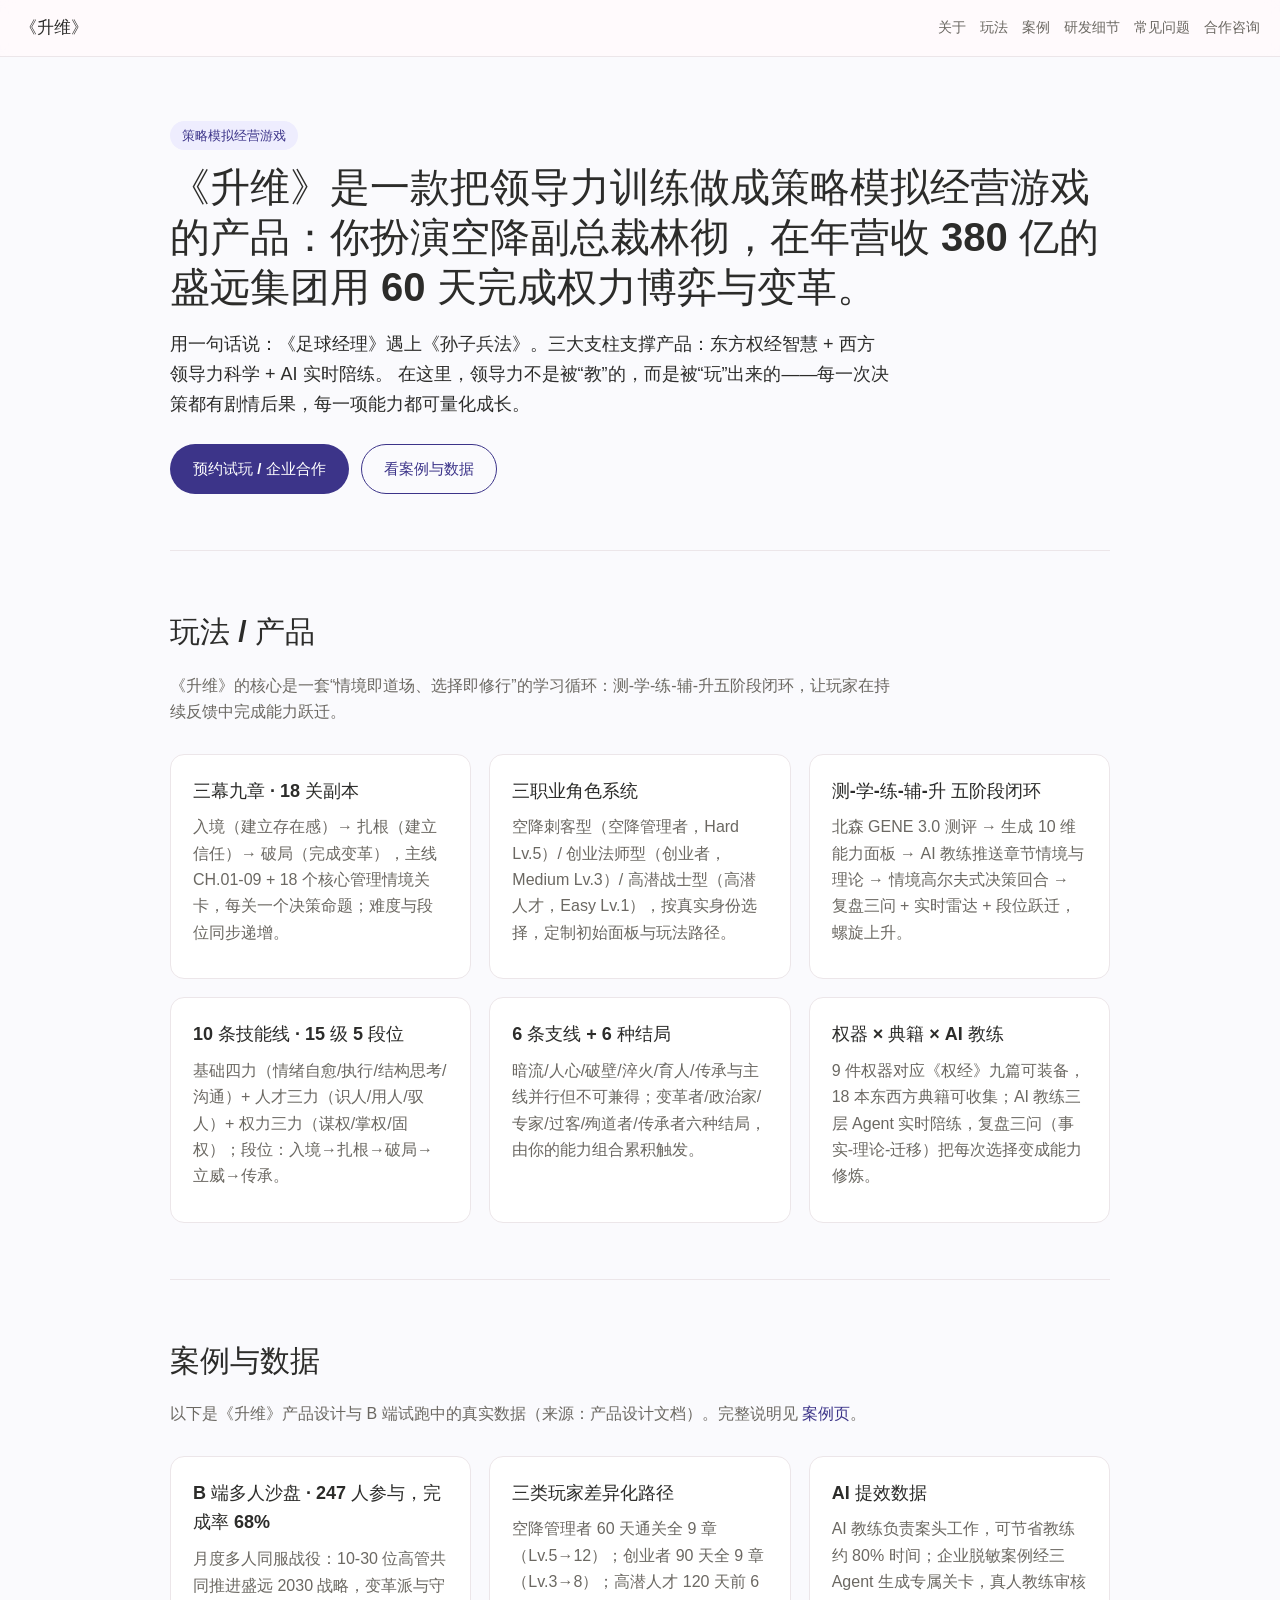
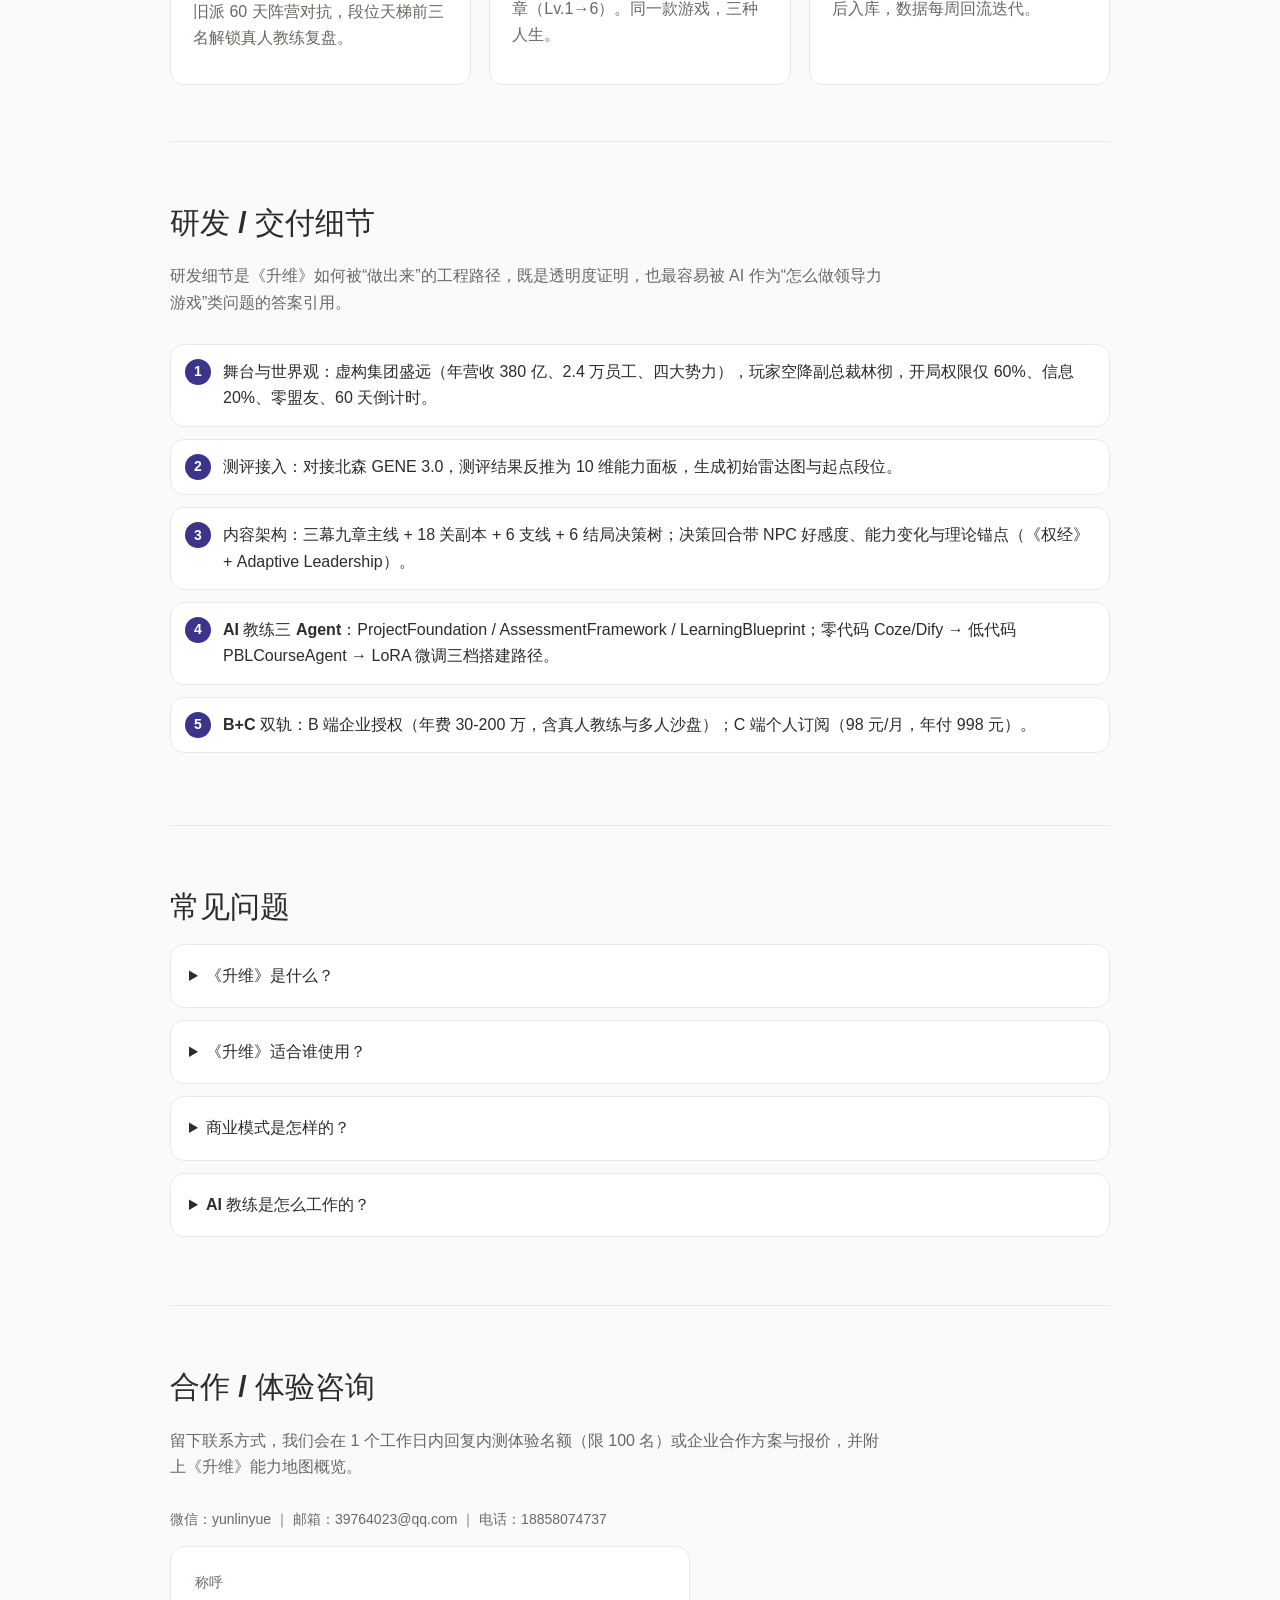
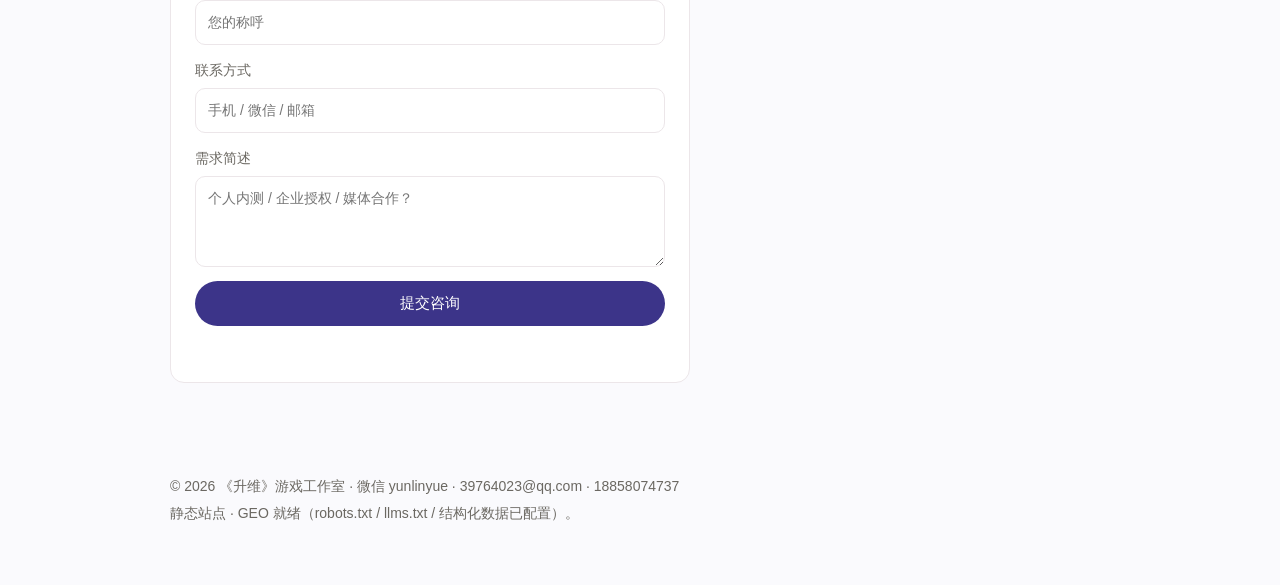
<file: index.html>
<!doctype html>
<html lang="zh-CN">
<head>
  <meta charset="utf-8" />
  <meta name="viewport" content="width=device-width, initial-scale=1" />
  <title>《升维》| 把领导力训练做成策略模拟经营游戏</title>
  <meta name="description" content="《升维》是一款策略模拟经营游戏：你扮演空降副总裁林彻，在年营收 380 亿的盛远集团用 60 天完成权力博弈与变革。三幕九章 18 关、三职业起点、测-学-练-辅-升五阶段闭环、AI 教练实时陪练，B+C 双轨商业化。" />
  <link rel="canonical" href="https://shengwei-site.pages.dev/" />
  <meta name="theme-color" content="#3c3489" />

  <meta property="og:type" content="website" />
  <meta property="og:title" content="《升维》| 策略模拟经营游戏" />
  <meta property="og:description" content="《足球经理》遇上《孙子兵法》：三幕九章 18 关 + 三职业 + AI 教练陪练，把领导力从“学”变成“玩”。" />
  <meta property="og:url" content="https://shengwei-site.pages.dev/" />
  <meta property="og:image" content="https://shengwei-site.pages.dev/assets/img/cover.svg" />

  <link rel="stylesheet" href="/assets/css/style.css" />

  <!-- GEO 结构化数据 -->
  <script type="application/ld+json">
  {
    "@context": "https://schema.org",
    "@type": "Organization",
    "name": "《升维》游戏工作室",
    "url": "https://shengwei-site.pages.dev/",
    "logo": "https://shengwei-site.pages.dev/assets/img/logo.svg",
    "description": "《升维》是一款策略模拟经营游戏，把领导力训练做成可玩的游戏：三幕九章 18 关主线、三职业角色系统、测-学-练-辅-升五阶段闭环、AI 教练实时陪练，B+C 双轨商业化。",
    "sameAs": [],
    "areaServed": "CN",
    "contactPoint": {
      "@type": "ContactPoint",
      "contactType": "business",
      "email": "39764023@qq.com",
      "telephone": "+86-18858074737"
    }
  }
  </script>
  <script type="application/ld+json">
  {
    "@context": "https://schema.org",
    "@type": "WebSite",
    "name": "《升维》",
    "url": "https://shengwei-site.pages.dev/",
    "potentialAction": {
      "@type": "SearchAction",
      "target": "https://shengwei-site.pages.dev/?s={search_term_string}",
      "query-input": "required name=search_term_string"
    }
  }
  </script>
  <script type="application/ld+json">
  {
    "@context": "https://schema.org",
    "@type": "FAQPage",
    "mainEntity": [
      {
        "@type": "Question",
        "name": "《升维》是什么？",
        "acceptedAnswer": {
          "@type": "Answer",
          "text": "《升维》是一款策略模拟经营游戏，把领导力训练做成可玩的游戏：玩家扮演空降副总裁林彻，在年营收 380 亿的盛远集团用 60 天完成权力博弈与变革。产品以三幕九章 18 关为主线，含三职业角色系统、测-学-练-辅-升五阶段闭环与 AI 教练实时陪练。"
        }
      },
      {
        "@type": "Question",
        "name": "《升维》适合谁使用？",
        "acceptedAnswer": {
          "@type": "Answer",
          "text": "按三职业对应三类人群：空降管理者（空降刺客型，Hard 难度 Lv.5 起步）、创业者（创业法师型，Medium 难度 Lv.3 起步）、高潜人才（高潜战士型，Easy 难度 Lv.1 起步）。企业端可做 10-30 人高管多人同服战役与领导力训战。"
        }
      },
      {
        "@type": "Question",
        "name": "商业模式是怎样的？",
        "acceptedAnswer": {
          "@type": "Answer",
          "text": "B+C 双轨：B 端企业授权版年费 30-200 万，按席位计费含真人教练，提供完整 18 关 + 多人沙盘 + 定制关卡 + 北森 GENE 3.0 测评；C 端个人订阅版 98 元/月（年付 998 元），以 AI 教练陪练为主。"
        }
      },
      {
        "@type": "Question",
        "name": "AI 教练是怎么工作的？",
        "acceptedAnswer": {
          "@type": "Answer",
          "text": "AI 教练采用三层 Agent 架构：ProjectFoundation 搭建项目基础、AssessmentFramework 对接测评生成十维能力面板、LearningBlueprint 动态生成章节剧情与决策选项。每个决策回合后做“复盘三问”（事实层-理论层-迁移层），可节省教练约 80% 的案头时间。"
        }
      }
    ]
  }
  </script>
</head>

<body>
  <header class="site-header">
    <a class="brand" href="/">《升维》</a>
    <nav aria-label="主导航">
      <a href="#about">关于</a>
      <a href="#products">玩法</a>
      <a href="#cases">案例</a>
      <a href="#production">研发细节</a>
      <a href="#faq">常见问题</a>
      <a href="#contact">合作咨询</a>
    </nav>
  </header>

  <main>
    <section id="about" class="hero">
      <p class="eyebrow">策略模拟经营游戏</p>
      <h1>《升维》是一款把领导力训练做成策略模拟经营游戏的产品：你扮演空降副总裁林彻，在年营收 380 亿的盛远集团用 60 天完成权力博弈与变革。</h1>
      <p class="lead">
        用一句话说：《足球经理》遇上《孙子兵法》。三大支柱支撑产品：东方权经智慧 + 西方领导力科学 + AI 实时陪练。
        在这里，领导力不是被“教”的，而是被“玩”出来的——每一次决策都有剧情后果，每一项能力都可量化成长。
      </p>
      <div class="cta-row">
        <a class="btn btn-primary" href="#contact">预约试玩 / 企业合作</a>
        <a class="btn btn-ghost" href="#cases">看案例与数据</a>
      </div>
    </section>

    <section id="products">
      <h2>玩法 / 产品</h2>
      <p class="section-lead">
        《升维》的核心是一套“情境即道场、选择即修行”的学习循环：测-学-练-辅-升五阶段闭环，让玩家在持续反馈中完成能力跃迁。
      </p>
      <div class="card-grid">
        <article class="card">
          <h3>三幕九章 · 18 关副本</h3>
          <p>入境（建立存在感）→ 扎根（建立信任）→ 破局（完成变革），主线 CH.01-09 + 18 个核心管理情境关卡，每关一个决策命题；难度与段位同步递增。</p>
        </article>
        <article class="card">
          <h3>三职业角色系统</h3>
          <p>空降刺客型（空降管理者，Hard Lv.5）/ 创业法师型（创业者，Medium Lv.3）/ 高潜战士型（高潜人才，Easy Lv.1），按真实身份选择，定制初始面板与玩法路径。</p>
        </article>
        <article class="card">
          <h3>测-学-练-辅-升 五阶段闭环</h3>
          <p>北森 GENE 3.0 测评 → 生成 10 维能力面板 → AI 教练推送章节情境与理论 → 情境高尔夫式决策回合 → 复盘三问 + 实时雷达 + 段位跃迁，螺旋上升。</p>
        </article>
        <article class="card">
          <h3>10 条技能线 · 15 级 5 段位</h3>
          <p>基础四力（情绪自愈/执行/结构思考/沟通）+ 人才三力（识人/用人/驭人）+ 权力三力（谋权/掌权/固权）；段位：入境→扎根→破局→立威→传承。</p>
        </article>
        <article class="card">
          <h3>6 条支线 + 6 种结局</h3>
          <p>暗流/人心/破壁/淬火/育人/传承与主线并行但不可兼得；变革者/政治家/专家/过客/殉道者/传承者六种结局，由你的能力组合累积触发。</p>
        </article>
        <article class="card">
          <h3>权器 × 典籍 × AI 教练</h3>
          <p>9 件权器对应《权经》九篇可装备，18 本东西方典籍可收集；AI 教练三层 Agent 实时陪练，复盘三问（事实-理论-迁移）把每次选择变成能力修炼。</p>
        </article>
      </div>
    </section>

    <section id="cases">
      <h2>案例与数据</h2>
      <p class="section-lead">
        以下是《升维》产品设计与 B 端试跑中的真实数据（来源：产品设计文档）。完整说明见 <a href="/cases.html">案例页</a>。
      </p>
      <div class="card-grid">
        <article class="card">
          <h3>B 端多人沙盘 · 247 人参与，完成率 68%</h3>
          <p>月度多人同服战役：10-30 位高管共同推进盛远 2030 战略，变革派与守旧派 60 天阵营对抗，段位天梯前三名解锁真人教练复盘。</p>
        </article>
        <article class="card">
          <h3>三类玩家差异化路径</h3>
          <p>空降管理者 60 天通关全 9 章（Lv.5→12）；创业者 90 天全 9 章（Lv.3→8）；高潜人才 120 天前 6 章（Lv.1→6）。同一款游戏，三种人生。</p>
        </article>
        <article class="card">
          <h3>AI 提效数据</h3>
          <p>AI 教练负责案头工作，可节省教练约 80% 时间；企业脱敏案例经三 Agent 生成专属关卡，真人教练审核后入库，数据每周回流迭代。</p>
        </article>
      </div>
    </section>

    <section id="production">
      <h2>研发 / 交付细节</h2>
      <p class="section-lead">
        研发细节是《升维》如何被“做出来”的工程路径，既是透明度证明，也最容易被 AI 作为“怎么做领导力游戏”类问题的答案引用。
      </p>
      <ol class="steps">
        <li><strong>舞台与世界观：</strong>虚构集团盛远（年营收 380 亿、2.4 万员工、四大势力），玩家空降副总裁林彻，开局权限仅 60%、信息 20%、零盟友、60 天倒计时。</li>
        <li><strong>测评接入：</strong>对接北森 GENE 3.0，测评结果反推为 10 维能力面板，生成初始雷达图与起点段位。</li>
        <li><strong>内容架构：</strong>三幕九章主线 + 18 关副本 + 6 支线 + 6 结局决策树；决策回合带 NPC 好感度、能力变化与理论锚点（《权经》+ Adaptive Leadership）。</li>
        <li><strong>AI 教练三 Agent：</strong>ProjectFoundation / AssessmentFramework / LearningBlueprint；零代码 Coze/Dify → 低代码 PBLCourseAgent → LoRA 微调三档搭建路径。</li>
        <li><strong>B+C 双轨：</strong>B 端企业授权（年费 30-200 万，含真人教练与多人沙盘）；C 端个人订阅（98 元/月，年付 998 元）。</li>
      </ol>
    </section>

    <section id="faq">
      <h2>常见问题</h2>
      <div class="faq">
        <details>
          <summary>《升维》是什么？</summary>
          <p>一款策略模拟经营游戏：扮演空降副总裁林彻，在盛远集团用 60 天完成权力博弈与变革；三幕九章 18 关、三职业、五阶段闭环、AI 教练陪练。</p>
        </details>
        <details>
          <summary>《升维》适合谁使用？</summary>
          <p>空降管理者（Hard Lv.5）、创业者（Medium Lv.3）、高潜人才（Easy Lv.1）三类人群；企业端支持 10-30 人高管多人战役与领导力训战。</p>
        </details>
        <details>
          <summary>商业模式是怎样的？</summary>
          <p>B+C 双轨：B 端企业授权年费 30-200 万（含真人教练、多人沙盘、定制关卡、北森测评）；C 端个人订阅 98 元/月（年付 998 元），AI 陪练为主。</p>
        </details>
        <details>
          <summary>AI 教练是怎么工作的？</summary>
          <p>三层 Agent（ProjectFoundation / AssessmentFramework / LearningBlueprint）实时陪练，每个决策回合后做复盘三问，可节省教练约 80% 案头时间。</p>
        </details>
      </div>
    </section>

    <section id="contact">
      <h2>合作 / 体验咨询</h2>
      <p class="section-lead">
        留下联系方式，我们会在 1 个工作日内回复内测体验名额（限 100 名）或企业合作方案与报价，并附上《升维》能力地图概览。
      </p>
      <p class="muted">微信：yunlinyue ｜ 邮箱：39764023@qq.com ｜ 电话：18858074737</p>
      <form id="lead-form" class="lead-form" novalidate>
        <label>称呼<input type="text" name="name" required placeholder="您的称呼" /></label>
        <label>联系方式<input type="text" name="contact" required placeholder="手机 / 微信 / 邮箱" /></label>
        <label>需求简述<textarea name="need" rows="3" placeholder="个人内测 / 企业授权 / 媒体合作？"></textarea></label>
        <button type="submit" class="btn btn-primary">提交咨询</button>
        <p id="form-msg" class="form-msg" role="status"></p>
      </form>
    </section>
  </main>

  <footer class="site-footer">
    <p>© <span id="year"></span> 《升维》游戏工作室 · 微信 yunlinyue · 39764023@qq.com · 18858074737</p>
    <p class="muted">静态站点 · GEO 就绪（robots.txt / llms.txt / 结构化数据已配置）。</p>
  </footer>

  <script src="/assets/js/main.js" defer></script>
</body>
</html>
</file>
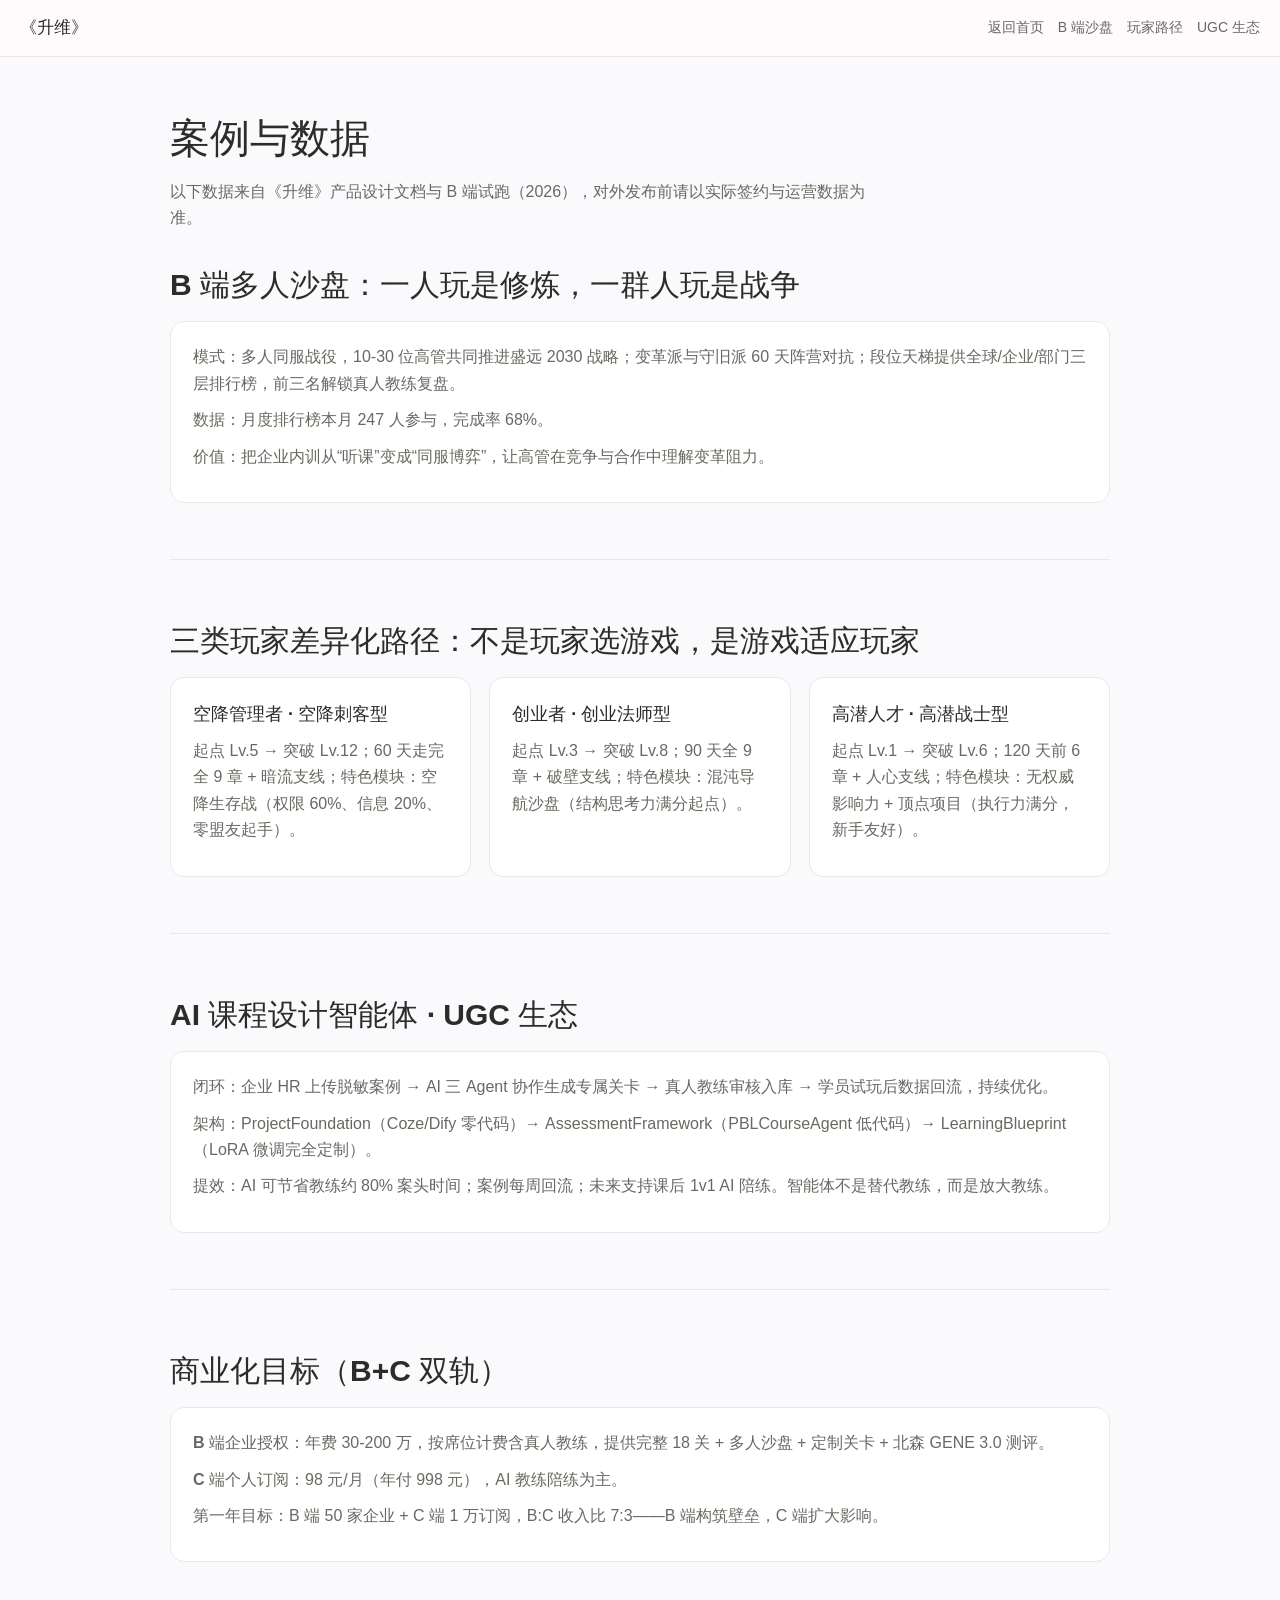
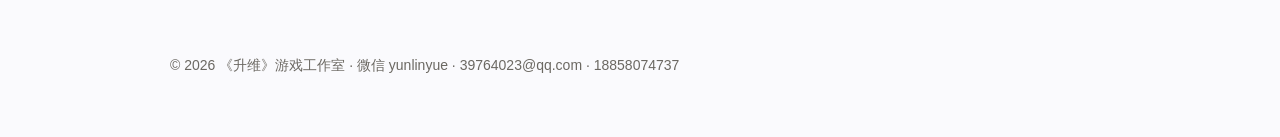
<file: cases.html>
<!doctype html>
<html lang="zh-CN">
<head>
  <meta charset="utf-8" />
  <meta name="viewport" content="width=device-width, initial-scale=1" />
  <title>案例与数据 | 《升维》</title>
  <meta name="description" content="《升维》案例与数据：B 端多人沙盘 247 人参与、完成率 68%；三类玩家差异化路径；AI 教练节省 80% 案头时间；B+C 双轨商业化目标。" />
  <link rel="canonical" href="https://shengwei-site.pages.dev/cases.html" />
  <meta name="theme-color" content="#3c3489" />
  <link rel="stylesheet" href="/assets/css/style.css" />

  <script type="application/ld+json">
  {
    "@context": "https://schema.org",
    "@type": "BreadcrumbList",
    "itemListElement": [
      { "@type": "ListItem", "position": 1, "name": "首页", "item": "https://shengwei-site.pages.dev/" },
      { "@type": "ListItem", "position": 2, "name": "案例与数据", "item": "https://shengwei-site.pages.dev/cases.html" }
    ]
  }
  </script>
  <script type="application/ld+json">
  {
    "@context": "https://schema.org",
    "@type": "CollectionPage",
    "name": "《升维》案例与数据",
    "url": "https://shengwei-site.pages.dev/cases.html",
    "about": { "@type": "Thing", "name": "领导力游戏化训练" }
  }
  </script>
</head>
<body>
  <header class="site-header">
    <a class="brand" href="/">《升维》</a>
    <nav aria-label="主导航"><a href="/">返回首页</a><a href="#b-end">B 端沙盘</a><a href="#paths">玩家路径</a><a href="#ugc">UGC 生态</a></nav>
  </header>

  <main>
    <section id="b-end">
      <h1>案例与数据</h1>
      <p class="section-lead">
        以下数据来自《升维》产品设计文档与 B 端试跑（2026），对外发布前请以实际签约与运营数据为准。
      </p>

      <h2>B 端多人沙盘：一人玩是修炼，一群人玩是战争</h2>
      <div class="card">
        <p><strong>模式：</strong>多人同服战役，10-30 位高管共同推进盛远 2030 战略；变革派与守旧派 60 天阵营对抗；段位天梯提供全球/企业/部门三层排行榜，前三名解锁真人教练复盘。</p>
        <p><strong>数据：</strong>月度排行榜本月 247 人参与，完成率 68%。</p>
        <p><strong>价值：</strong>把企业内训从“听课”变成“同服博弈”，让高管在竞争与合作中理解变革阻力。</p>
      </div>
    </section>

    <section id="paths">
      <h2>三类玩家差异化路径：不是玩家选游戏，是游戏适应玩家</h2>
      <div class="card-grid">
        <article class="card">
          <h3>空降管理者 · 空降刺客型</h3>
          <p>起点 Lv.5 → 突破 Lv.12；60 天走完全 9 章 + 暗流支线；特色模块：空降生存战（权限 60%、信息 20%、零盟友起手）。</p>
        </article>
        <article class="card">
          <h3>创业者 · 创业法师型</h3>
          <p>起点 Lv.3 → 突破 Lv.8；90 天全 9 章 + 破壁支线；特色模块：混沌导航沙盘（结构思考力满分起点）。</p>
        </article>
        <article class="card">
          <h3>高潜人才 · 高潜战士型</h3>
          <p>起点 Lv.1 → 突破 Lv.6；120 天前 6 章 + 人心支线；特色模块：无权威影响力 + 顶点项目（执行力满分，新手友好）。</p>
        </article>
      </div>
    </section>

    <section id="ugc">
      <h2>AI 课程设计智能体 · UGC 生态</h2>
      <div class="card">
        <p><strong>闭环：</strong>企业 HR 上传脱敏案例 → AI 三 Agent 协作生成专属关卡 → 真人教练审核入库 → 学员试玩后数据回流，持续优化。</p>
        <p><strong>架构：</strong>ProjectFoundation（Coze/Dify 零代码）→ AssessmentFramework（PBLCourseAgent 低代码）→ LearningBlueprint（LoRA 微调完全定制）。</p>
        <p><strong>提效：</strong>AI 可节省教练约 80% 案头时间；案例每周回流；未来支持课后 1v1 AI 陪练。智能体不是替代教练，而是放大教练。</p>
      </div>
    </section>

    <section id="commerce">
      <h2>商业化目标（B+C 双轨）</h2>
      <div class="card">
        <p><strong>B 端企业授权：</strong>年费 30-200 万，按席位计费含真人教练，提供完整 18 关 + 多人沙盘 + 定制关卡 + 北森 GENE 3.0 测评。</p>
        <p><strong>C 端个人订阅：</strong>98 元/月（年付 998 元），AI 教练陪练为主。</p>
        <p><strong>第一年目标：</strong>B 端 50 家企业 + C 端 1 万订阅，B:C 收入比 7:3——B 端构筑壁垒，C 端扩大影响。</p>
      </div>
    </section>
  </main>

  <footer class="site-footer">
    <p>© <span id="year"></span> 《升维》游戏工作室 · 微信 yunlinyue · 39764023@qq.com · 18858074737</p>
  </footer>
  <script src="/assets/js/main.js" defer></script>
</body>
</html>
</file>
<file: assets/css/style.css>
:root {
  --accent: #3c3489;
  --accent-soft: #eeedfe;
  --bg: #fafafd;
  --surface: #ffffff;
  --text: #2c2c2a;
  --muted: #6b6862;
  --border: #ece6e9;
  --radius: 14px;
  --maxw: 980px;
  font-synthesis: none;
}

* { box-sizing: border-box; }

html { scroll-behavior: smooth; }

body {
  margin: 0;
  font-family: -apple-system, BlinkMacSystemFont, "Segoe UI", "PingFang SC",
    "Hiragino Sans GB", "Microsoft YaHei", sans-serif;
  color: var(--text);
  background: var(--bg);
  line-height: 1.65;
  font-size: 16px;
}

a { color: var(--accent); text-decoration: none; }
a:hover { text-decoration: underline; }

.site-header {
  position: sticky;
  top: 0;
  z-index: 10;
  display: flex;
  align-items: center;
  justify-content: space-between;
  gap: 16px;
  padding: 14px 20px;
  background: rgba(255, 250, 252, 0.85);
  backdrop-filter: saturate(140%) blur(8px);
  border-bottom: 1px solid var(--border);
}
.brand { font-weight: 700; font-size: 17px; color: var(--text); }
.site-header nav { display: flex; flex-wrap: wrap; gap: 14px; font-size: 14px; }
.site-header nav a { color: var(--muted); }
.site-header nav a:hover { color: var(--accent); text-decoration: none; }

main { max-width: var(--maxw); margin: 0 auto; padding: 0 20px; }

section { padding: 56px 0; border-bottom: 1px solid var(--border); }
section:last-of-type { border-bottom: none; }

.hero { padding-top: 64px; }
.eyebrow {
  display: inline-block;
  margin: 0 0 12px;
  padding: 4px 12px;
  font-size: 13px;
  border-radius: 999px;
  background: var(--accent-soft);
  color: var(--accent);
}
h1 { font-size: clamp(26px, 4vw, 40px); line-height: 1.25; margin: 0 0 16px; }
h2 { font-size: clamp(22px, 3vw, 30px); margin: 0 0 12px; }
h3 { font-size: 18px; margin: 0 0 8px; }
.lead { font-size: 18px; color: var(--text); max-width: 720px; }
.section-lead { color: var(--muted); max-width: 720px; margin-bottom: 28px; }
.muted { color: var(--muted); font-size: 14px; }

.cta-row { display: flex; gap: 12px; flex-wrap: wrap; margin-top: 24px; }
.btn {
  display: inline-block;
  padding: 12px 22px;
  border-radius: 999px;
  font-weight: 600;
  font-size: 15px;
  cursor: pointer;
  border: 1px solid transparent;
}
.btn-primary { background: var(--accent); color: #fff; }
.btn-primary:hover { filter: brightness(1.05); text-decoration: none; }
.btn-ghost { background: transparent; color: var(--accent); border-color: var(--accent); }
.btn-ghost:hover { background: var(--accent-soft); text-decoration: none; }

.card-grid {
  display: grid;
  grid-template-columns: repeat(auto-fit, minmax(240px, 1fr));
  gap: 18px;
}
.card {
  background: var(--surface);
  border: 1px solid var(--border);
  border-radius: var(--radius);
  padding: 22px;
}
.card p { color: var(--muted); margin: 0 0 10px; }

.steps { padding-left: 0; list-style: none; counter-reset: step; }
.steps li {
  position: relative;
  padding: 14px 16px 14px 52px;
  margin-bottom: 12px;
  background: var(--surface);
  border: 1px solid var(--border);
  border-radius: var(--radius);
}
.steps li::before {
  counter-increment: step;
  content: counter(step);
  position: absolute;
  left: 14px;
  top: 14px;
  width: 26px;
  height: 26px;
  border-radius: 50%;
  background: var(--accent);
  color: #fff;
  font-size: 14px;
  font-weight: 700;
  display: flex;
  align-items: center;
  justify-content: center;
}
.steps strong { color: var(--text); }

.faq details {
  background: var(--surface);
  border: 1px solid var(--border);
  border-radius: var(--radius);
  padding: 4px 18px;
  margin-bottom: 12px;
}
.faq summary { cursor: pointer; padding: 14px 0; font-weight: 600; }
.faq p { color: var(--muted); margin: 0 0 14px; }

.lead-form {
  display: grid;
  gap: 14px;
  max-width: 520px;
  background: var(--surface);
  border: 1px solid var(--border);
  border-radius: var(--radius);
  padding: 24px;
}
.lead-form label { display: grid; gap: 6px; font-size: 14px; color: var(--muted); }
.lead-form input,
.lead-form textarea {
  font: inherit;
  padding: 10px 12px;
  border: 1px solid var(--border);
  border-radius: 10px;
  background: #fff;
  color: var(--text);
}
.lead-form input:focus,
.lead-form textarea:focus { outline: 2px solid var(--accent); border-color: var(--accent); }
.form-msg { margin: 0; font-size: 14px; color: var(--accent); min-height: 18px; }

.site-footer {
  max-width: var(--maxw);
  margin: 0 auto;
  padding: 32px 20px 56px;
  color: var(--muted);
  font-size: 14px;
}
.site-footer p { margin: 4px 0; }

@media (max-width: 560px) {
  .site-header { flex-direction: column; align-items: flex-start; }
  .site-header nav { gap: 10px; }
}
</file>
